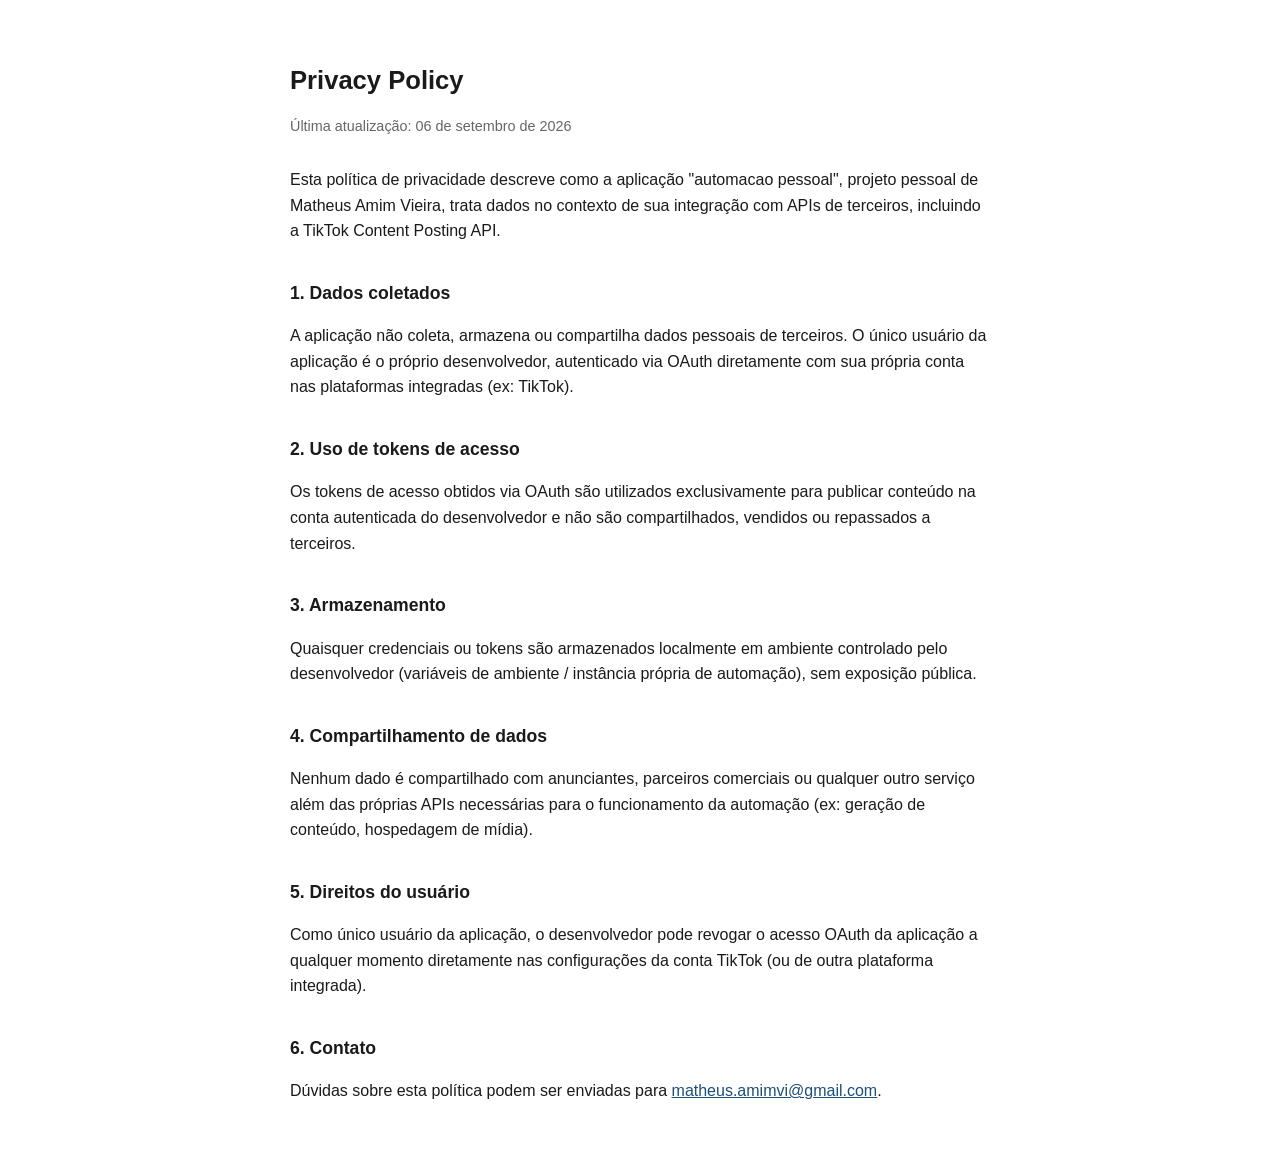
<file: privacy.html>
<!DOCTYPE html>
<html lang="pt-BR">
<head>
<meta charset="UTF-8">
<meta name="viewport" content="width=device-width, initial-scale=1.0">
<title>Privacy Policy - Automação Pessoal</title>
<style>
  body {
    font-family: -apple-system, BlinkMacSystemFont, "Segoe UI", Roboto, Arial, sans-serif;
    max-width: 700px;
    margin: 60px auto;
    padding: 0 20px;
    line-height: 1.6;
    color: #1a1a1a;
  }
  h1 { font-size: 1.6rem; margin-bottom: 0.2em; }
  h2 { font-size: 1.1rem; margin-top: 2em; }
  .updated { color: #666; font-size: 0.9rem; margin-bottom: 2em; }
  a { color: #1f4e79; }
</style>
</head>
<body>
  <h1>Privacy Policy</h1>
  <p class="updated">Última atualização: 06 de setembro de 2026</p>

  <p>
    Esta política de privacidade descreve como a aplicação "automacao pessoal",
    projeto pessoal de Matheus Amim Vieira, trata dados no contexto de sua
    integração com APIs de terceiros, incluindo a TikTok Content Posting API.
  </p>

  <h2>1. Dados coletados</h2>
  <p>
    A aplicação não coleta, armazena ou compartilha dados pessoais de terceiros.
    O único usuário da aplicação é o próprio desenvolvedor, autenticado via OAuth
    diretamente com sua própria conta nas plataformas integradas (ex: TikTok).
  </p>

  <h2>2. Uso de tokens de acesso</h2>
  <p>
    Os tokens de acesso obtidos via OAuth são utilizados exclusivamente para
    publicar conteúdo na conta autenticada do desenvolvedor e não são
    compartilhados, vendidos ou repassados a terceiros.
  </p>

  <h2>3. Armazenamento</h2>
  <p>
    Quaisquer credenciais ou tokens são armazenados localmente em ambiente
    controlado pelo desenvolvedor (variáveis de ambiente / instância própria de
    automação), sem exposição pública.
  </p>

  <h2>4. Compartilhamento de dados</h2>
  <p>
    Nenhum dado é compartilhado com anunciantes, parceiros comerciais ou
    qualquer outro serviço além das próprias APIs necessárias para o
    funcionamento da automação (ex: geração de conteúdo, hospedagem de mídia).
  </p>

  <h2>5. Direitos do usuário</h2>
  <p>
    Como único usuário da aplicação, o desenvolvedor pode revogar o acesso
    OAuth da aplicação a qualquer momento diretamente nas configurações da
    conta TikTok (ou de outra plataforma integrada).
  </p>

  <h2>6. Contato</h2>
  <p>
    Dúvidas sobre esta política podem ser enviadas para
    <a href="mailto:matheus.amimvi@gmail.com">matheus.amimvi@gmail.com</a>.
  </p>
</body>
</html>
</file>
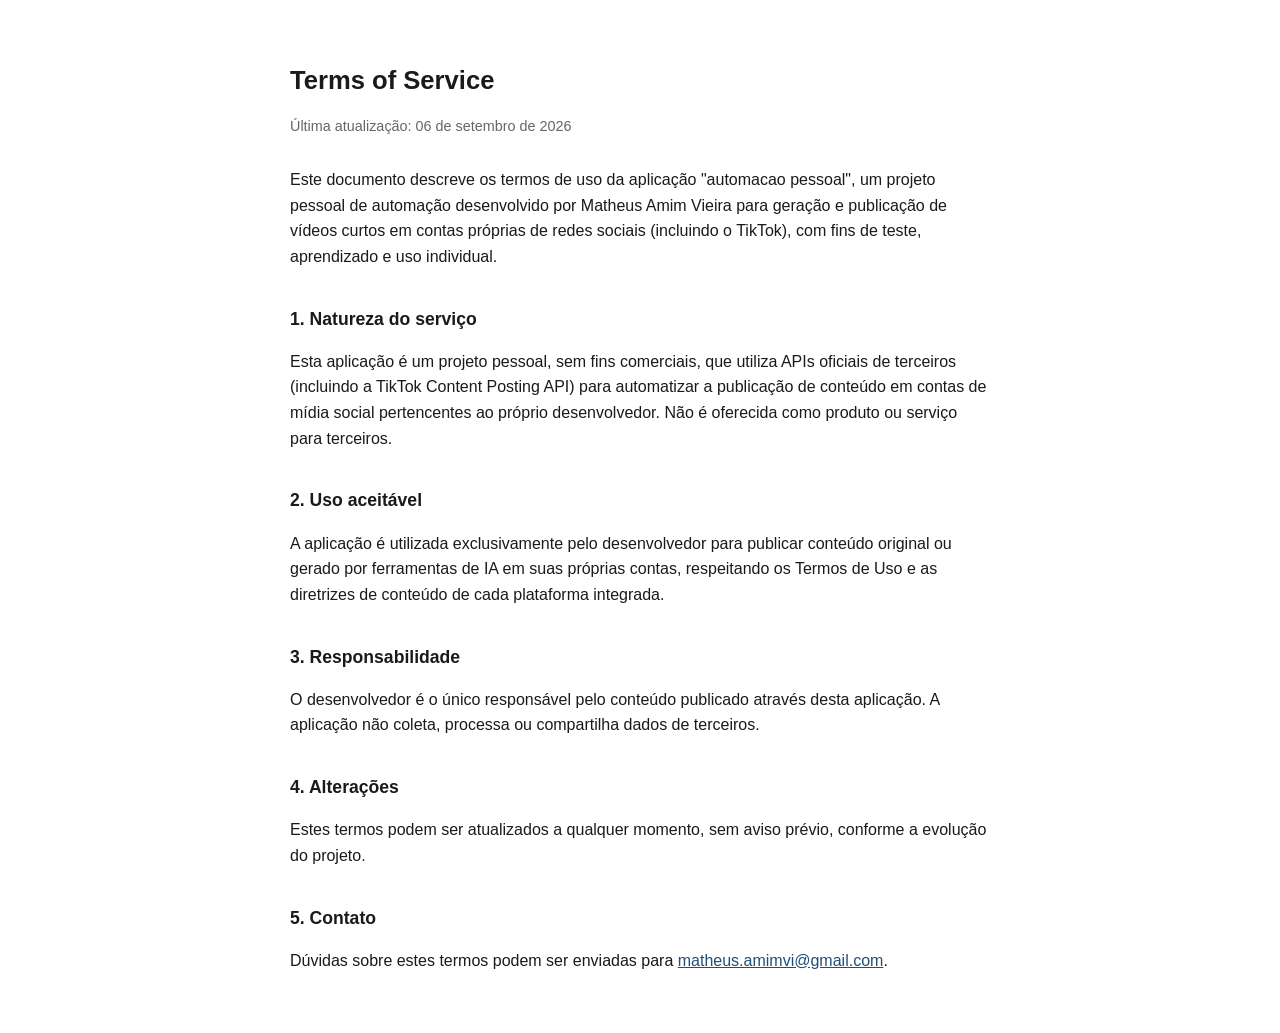
<file: terms.html>
<!DOCTYPE html>
<html lang="pt-BR">
<head>
<meta charset="UTF-8">
<meta name="viewport" content="width=device-width, initial-scale=1.0">
<title>Terms of Service - Automação Pessoal</title>
<style>
  body {
    font-family: -apple-system, BlinkMacSystemFont, "Segoe UI", Roboto, Arial, sans-serif;
    max-width: 700px;
    margin: 60px auto;
    padding: 0 20px;
    line-height: 1.6;
    color: #1a1a1a;
  }
  h1 { font-size: 1.6rem; margin-bottom: 0.2em; }
  h2 { font-size: 1.1rem; margin-top: 2em; }
  .updated { color: #666; font-size: 0.9rem; margin-bottom: 2em; }
  a { color: #1f4e79; }
</style>
</head>
<body>
  <h1>Terms of Service</h1>
  <p class="updated">Última atualização: 06 de setembro de 2026</p>

  <p>
    Este documento descreve os termos de uso da aplicação "automacao pessoal",
    um projeto pessoal de automação desenvolvido por Matheus Amim Vieira
    para geração e publicação de vídeos curtos em contas próprias de redes sociais
    (incluindo o TikTok), com fins de teste, aprendizado e uso individual.
  </p>

  <h2>1. Natureza do serviço</h2>
  <p>
    Esta aplicação é um projeto pessoal, sem fins comerciais, que utiliza APIs
    oficiais de terceiros (incluindo a TikTok Content Posting API) para automatizar
    a publicação de conteúdo em contas de mídia social pertencentes ao próprio desenvolvedor.
    Não é oferecida como produto ou serviço para terceiros.
  </p>

  <h2>2. Uso aceitável</h2>
  <p>
    A aplicação é utilizada exclusivamente pelo desenvolvedor para publicar conteúdo
    original ou gerado por ferramentas de IA em suas próprias contas, respeitando os
    Termos de Uso e as diretrizes de conteúdo de cada plataforma integrada.
  </p>

  <h2>3. Responsabilidade</h2>
  <p>
    O desenvolvedor é o único responsável pelo conteúdo publicado através desta
    aplicação. A aplicação não coleta, processa ou compartilha dados de terceiros.
  </p>

  <h2>4. Alterações</h2>
  <p>
    Estes termos podem ser atualizados a qualquer momento, sem aviso prévio,
    conforme a evolução do projeto.
  </p>

  <h2>5. Contato</h2>
  <p>
    Dúvidas sobre estes termos podem ser enviadas para
    <a href="mailto:matheus.amimvi@gmail.com">matheus.amimvi@gmail.com</a>.
  </p>
</body>
</html>
</file>
